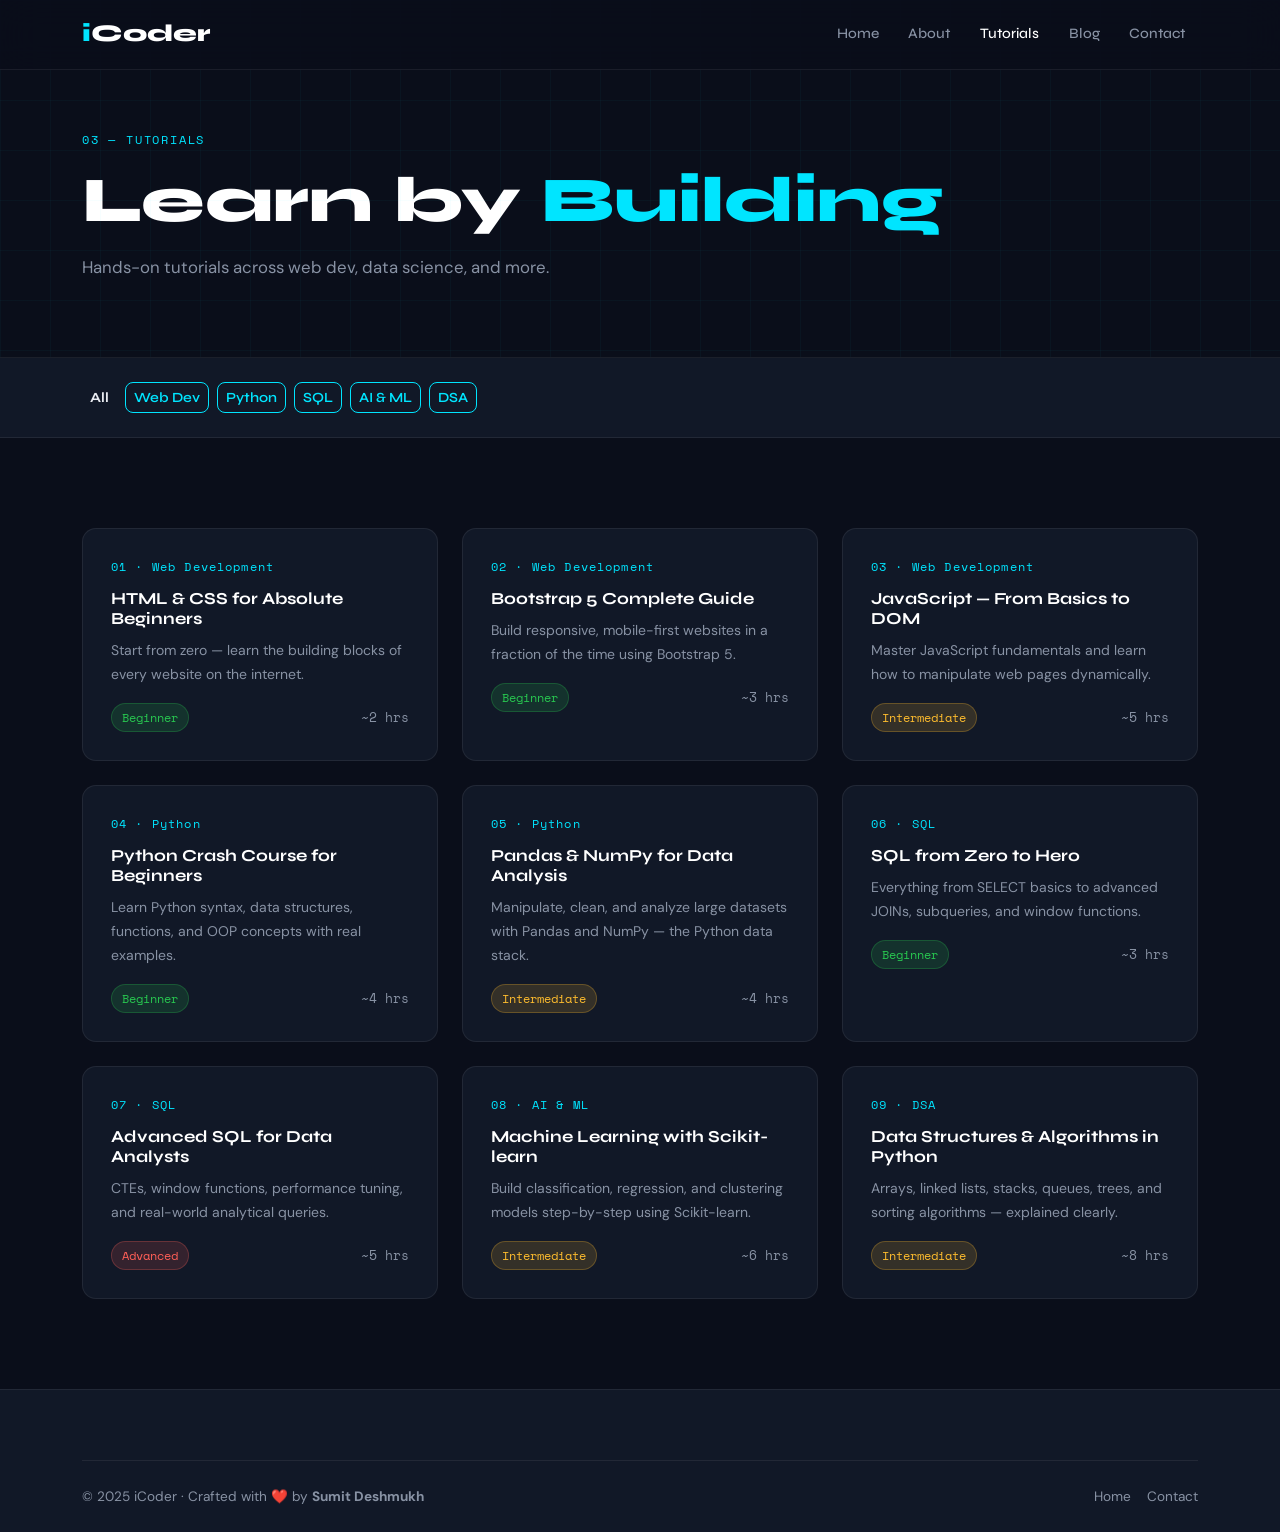
<file: tutorials.html>
<!doctype html>
<html lang="en">
<head>
  <meta charset="utf-8">
  <meta name="viewport" content="width=device-width, initial-scale=1">
  <title>Tutorials — iCoder</title>
  <link href="https://cdn.jsdelivr.net/npm/bootstrap@5.3.3/dist/css/bootstrap.min.css" rel="stylesheet">
  <link href="https://fonts.googleapis.com/css2?family=Space+Mono:wght@400;700&family=Syne:wght@400;600;700;800&family=DM+Sans:wght@300;400;500&display=swap" rel="stylesheet">
  <link rel="stylesheet" href="https://cdnjs.cloudflare.com/ajax/libs/font-awesome/6.5.0/css/all.min.css">
  <link rel="stylesheet" href="style.css">
</head>
<body>

  <nav class="navbar navbar-expand-lg icoder-nav fixed-top" id="mainNav">
    <div class="container">
      <a class="navbar-brand" href="index.html"><span class="brand-i">i</span>Coder</a>
      <button class="navbar-toggler" type="button" data-bs-toggle="collapse" data-bs-target="#navbarNav">
        <span class="navbar-toggler-icon"></span>
      </button>
      <div class="collapse navbar-collapse" id="navbarNav">
        <ul class="navbar-nav ms-auto align-items-lg-center gap-lg-1">
          <li class="nav-item"><a class="nav-link" href="index.html">Home</a></li>
          <li class="nav-item"><a class="nav-link" href="about.html">About</a></li>
          <li class="nav-item"><a class="nav-link active" href="tutorials.html">Tutorials</a></li>
          <li class="nav-item"><a class="nav-link" href="blog.html">Blog</a></li>
          <li class="nav-item"><a class="nav-link" href="contact.html">Contact</a></li>
        </ul>
      </div>
    </div>
  </nav>

  <div class="page-banner">
    <div class="container">
      <span class="section-label mb-3 d-block">03 — Tutorials</span>
      <h1 class="page-banner-title">Learn by <span class="text-accent">Building</span></h1>
      <p style="color:var(--text-muted);margin-top:16px;font-size:1.05rem;">Hands-on tutorials across web dev, data science, and more.</p>
    </div>
  </div>

  <!-- Filter -->
  <section class="py-4" style="border-bottom:1px solid var(--border);background:var(--bg-card);">
    <div class="container">
      <div class="d-flex gap-2 flex-wrap">
        <button class="btn btn-accent btn-sm filter-btn active" data-filter="all">All</button>
        <button class="btn btn-outline-accent btn-sm filter-btn" data-filter="webdev">Web Dev</button>
        <button class="btn btn-outline-accent btn-sm filter-btn" data-filter="python">Python</button>
        <button class="btn btn-outline-accent btn-sm filter-btn" data-filter="sql">SQL</button>
        <button class="btn btn-outline-accent btn-sm filter-btn" data-filter="ml">AI & ML</button>
        <button class="btn btn-outline-accent btn-sm filter-btn" data-filter="dsa">DSA</button>
      </div>
    </div>
  </section>

  <section class="section-pad">
    <div class="container">
      <div class="row g-4" id="tutorialGrid">

        <div class="col-md-6 col-lg-4 tutorial-item" data-cat="webdev">
          <div class="tutorial-card h-100">
            <span class="tutorial-num">01 · Web Development</span>
            <h5>HTML & CSS for Absolute Beginners</h5>
            <p>Start from zero — learn the building blocks of every website on the internet.</p>
            <div class="d-flex align-items-center justify-content-between">
              <span class="difficulty-badge badge-beginner">Beginner</span>
              <span style="color:var(--text-muted);font-size:0.8rem;font-family:var(--font-mono);">~2 hrs</span>
            </div>
          </div>
        </div>

        <div class="col-md-6 col-lg-4 tutorial-item" data-cat="webdev">
          <div class="tutorial-card h-100">
            <span class="tutorial-num">02 · Web Development</span>
            <h5>Bootstrap 5 Complete Guide</h5>
            <p>Build responsive, mobile-first websites in a fraction of the time using Bootstrap 5.</p>
            <div class="d-flex align-items-center justify-content-between">
              <span class="difficulty-badge badge-beginner">Beginner</span>
              <span style="color:var(--text-muted);font-size:0.8rem;font-family:var(--font-mono);">~3 hrs</span>
            </div>
          </div>
        </div>

        <div class="col-md-6 col-lg-4 tutorial-item" data-cat="webdev">
          <div class="tutorial-card h-100">
            <span class="tutorial-num">03 · Web Development</span>
            <h5>JavaScript — From Basics to DOM</h5>
            <p>Master JavaScript fundamentals and learn how to manipulate web pages dynamically.</p>
            <div class="d-flex align-items-center justify-content-between">
              <span class="difficulty-badge badge-intermediate">Intermediate</span>
              <span style="color:var(--text-muted);font-size:0.8rem;font-family:var(--font-mono);">~5 hrs</span>
            </div>
          </div>
        </div>

        <div class="col-md-6 col-lg-4 tutorial-item" data-cat="python">
          <div class="tutorial-card h-100">
            <span class="tutorial-num">04 · Python</span>
            <h5>Python Crash Course for Beginners</h5>
            <p>Learn Python syntax, data structures, functions, and OOP concepts with real examples.</p>
            <div class="d-flex align-items-center justify-content-between">
              <span class="difficulty-badge badge-beginner">Beginner</span>
              <span style="color:var(--text-muted);font-size:0.8rem;font-family:var(--font-mono);">~4 hrs</span>
            </div>
          </div>
        </div>

        <div class="col-md-6 col-lg-4 tutorial-item" data-cat="python">
          <div class="tutorial-card h-100">
            <span class="tutorial-num">05 · Python</span>
            <h5>Pandas & NumPy for Data Analysis</h5>
            <p>Manipulate, clean, and analyze large datasets with Pandas and NumPy — the Python data stack.</p>
            <div class="d-flex align-items-center justify-content-between">
              <span class="difficulty-badge badge-intermediate">Intermediate</span>
              <span style="color:var(--text-muted);font-size:0.8rem;font-family:var(--font-mono);">~4 hrs</span>
            </div>
          </div>
        </div>

        <div class="col-md-6 col-lg-4 tutorial-item" data-cat="sql">
          <div class="tutorial-card h-100">
            <span class="tutorial-num">06 · SQL</span>
            <h5>SQL from Zero to Hero</h5>
            <p>Everything from SELECT basics to advanced JOINs, subqueries, and window functions.</p>
            <div class="d-flex align-items-center justify-content-between">
              <span class="difficulty-badge badge-beginner">Beginner</span>
              <span style="color:var(--text-muted);font-size:0.8rem;font-family:var(--font-mono);">~3 hrs</span>
            </div>
          </div>
        </div>

        <div class="col-md-6 col-lg-4 tutorial-item" data-cat="sql">
          <div class="tutorial-card h-100">
            <span class="tutorial-num">07 · SQL</span>
            <h5>Advanced SQL for Data Analysts</h5>
            <p>CTEs, window functions, performance tuning, and real-world analytical queries.</p>
            <div class="d-flex align-items-center justify-content-between">
              <span class="difficulty-badge badge-advanced">Advanced</span>
              <span style="color:var(--text-muted);font-size:0.8rem;font-family:var(--font-mono);">~5 hrs</span>
            </div>
          </div>
        </div>

        <div class="col-md-6 col-lg-4 tutorial-item" data-cat="ml">
          <div class="tutorial-card h-100">
            <span class="tutorial-num">08 · AI & ML</span>
            <h5>Machine Learning with Scikit-learn</h5>
            <p>Build classification, regression, and clustering models step-by-step using Scikit-learn.</p>
            <div class="d-flex align-items-center justify-content-between">
              <span class="difficulty-badge badge-intermediate">Intermediate</span>
              <span style="color:var(--text-muted);font-size:0.8rem;font-family:var(--font-mono);">~6 hrs</span>
            </div>
          </div>
        </div>

        <div class="col-md-6 col-lg-4 tutorial-item" data-cat="dsa">
          <div class="tutorial-card h-100">
            <span class="tutorial-num">09 · DSA</span>
            <h5>Data Structures & Algorithms in Python</h5>
            <p>Arrays, linked lists, stacks, queues, trees, and sorting algorithms — explained clearly.</p>
            <div class="d-flex align-items-center justify-content-between">
              <span class="difficulty-badge badge-intermediate">Intermediate</span>
              <span style="color:var(--text-muted);font-size:0.8rem;font-family:var(--font-mono);">~8 hrs</span>
            </div>
          </div>
        </div>

      </div>
    </div>
  </section>

  <footer class="icoder-footer">
    <div class="container">
      <div class="footer-bottom">
        <p>© 2025 iCoder · Crafted with ❤️ by <strong>Sumit Deshmukh</strong></p>
        <div class="d-flex gap-3">
          <a href="index.html">Home</a>
          <a href="contact.html">Contact</a>
        </div>
      </div>
    </div>
  </footer>

  <script src="https://cdn.jsdelivr.net/npm/bootstrap@5.3.3/dist/js/bootstrap.bundle.min.js"></script>
  <script src="script.js"></script>
  <script>
    // Filter
    const filterBtns = document.querySelectorAll('.filter-btn');
    const items = document.querySelectorAll('.tutorial-item');
    filterBtns.forEach(btn => {
      btn.addEventListener('click', () => {
        filterBtns.forEach(b => { b.classList.remove('active','btn-accent'); b.classList.add('btn-outline-accent'); });
        btn.classList.add('active','btn-accent'); btn.classList.remove('btn-outline-accent');
        const filter = btn.dataset.filter;
        items.forEach(item => {
          item.style.display = (filter === 'all' || item.dataset.cat === filter) ? '' : 'none';
        });
      });
    });
  </script>
</body>
</html>
</file>
<file: style.css>
/* ============================================================
   iCoder — Style Sheet
   Author: Sumit Deshmukh
   ============================================================ */

:root {
  --accent: #00e5ff;
  --accent-dim: rgba(0, 229, 255, 0.12);
  --bg-dark: #0a0e1a;
  --bg-card: #111827;
  --bg-card2: #161d2e;
  --text-main: #e8eaf0;
  --text-muted: #8892a4;
  --border: rgba(255,255,255,0.07);
  --nav-h: 70px;
  --radius: 14px;
  --font-display: 'Syne', sans-serif;
  --font-mono: 'Space Mono', monospace;
  --font-body: 'DM Sans', sans-serif;
}

*, *::before, *::after { box-sizing: border-box; margin: 0; padding: 0; }

html { scroll-behavior: smooth; }

body {
  background: var(--bg-dark);
  color: var(--text-main);
  font-family: var(--font-body);
  line-height: 1.7;
  overflow-x: hidden;
}

/* ── Utility ── */
.text-accent { color: var(--accent) !important; }
.section-pad { padding: 90px 0; }
.section-label {
  font-family: var(--font-mono);
  font-size: 0.75rem;
  letter-spacing: 0.15em;
  text-transform: uppercase;
  color: var(--accent);
}
.section-title {
  font-family: var(--font-display);
  font-size: clamp(1.8rem, 3vw, 2.6rem);
  font-weight: 800;
  color: #fff;
  line-height: 1.2;
}

/* ── Buttons ── */
.btn-accent {
  background: var(--accent);
  color: #000;
  font-weight: 700;
  border: none;
  border-radius: 8px;
  transition: 0.25s;
  font-family: var(--font-display);
}
.btn-accent:hover { background: #33ecff; color: #000; transform: translateY(-2px); box-shadow: 0 8px 24px rgba(0,229,255,0.3); }

.btn-outline-accent {
  border: 1.5px solid var(--accent);
  color: var(--accent);
  background: transparent;
  font-weight: 600;
  border-radius: 8px;
  transition: 0.25s;
  font-family: var(--font-display);
}
.btn-outline-accent:hover { background: var(--accent-dim); color: var(--accent); transform: translateY(-2px); }

/* ── Navbar ── */
.icoder-nav {
  background: rgba(10, 14, 26, 0.85);
  backdrop-filter: blur(20px);
  -webkit-backdrop-filter: blur(20px);
  border-bottom: 1px solid var(--border);
  height: var(--nav-h);
  transition: background 0.3s;
  z-index: 1000;
}
.icoder-nav.scrolled { background: rgba(10,14,26,0.98); }
.navbar-brand, .footer-brand {
  font-family: var(--font-display);
  font-size: 1.5rem;
  font-weight: 800;
  color: #fff !important;
  text-decoration: none;
}
.brand-i { color: var(--accent); }
.nav-link {
  font-family: var(--font-display);
  font-weight: 500;
  color: var(--text-muted) !important;
  font-size: 0.9rem;
  transition: color 0.2s;
  padding: 0.5rem 0.8rem !important;
}
.nav-link:hover, .nav-link.active { color: #fff !important; }
.navbar-toggler { border-color: var(--border); }
.navbar-toggler-icon { filter: invert(1); }

/* ── Hero ── */
.hero-section {
  min-height: 100vh;
  padding-top: var(--nav-h);
  display: flex;
  align-items: center;
  position: relative;
  overflow: hidden;
}
.hero-grid-bg {
  position: absolute;
  inset: 0;
  background-image:
    linear-gradient(rgba(0,229,255,0.04) 1px, transparent 1px),
    linear-gradient(90deg, rgba(0,229,255,0.04) 1px, transparent 1px);
  background-size: 50px 50px;
  mask-image: radial-gradient(ellipse 80% 80% at 50% 50%, black, transparent);
  z-index: 0;
}
.hero-section .container { position: relative; z-index: 1; }
.hero-tag { display: inline-block; }
.tag-badge {
  background: var(--accent-dim);
  color: var(--accent);
  border: 1px solid rgba(0,229,255,0.2);
  font-family: var(--font-mono);
  font-size: 0.75rem;
  padding: 6px 16px;
  border-radius: 100px;
  letter-spacing: 0.05em;
}
.hero-title {
  font-family: var(--font-display);
  font-size: clamp(3.5rem, 8vw, 6.5rem);
  font-weight: 800;
  line-height: 1;
  color: #fff;
}
.hero-sub {
  font-size: 1.15rem;
  color: var(--text-muted);
  max-width: 500px;
  line-height: 1.8;
}
.hero-stats { gap: 32px; }
.stat-item { display: flex; flex-direction: column; }
.stat-num {
  font-family: var(--font-display);
  font-size: 2rem;
  font-weight: 800;
  color: var(--accent);
  line-height: 1;
}
.stat-label { font-size: 0.8rem; color: var(--text-muted); margin-top: 4px; }
.hero-scroll-hint {
  position: absolute;
  bottom: 2rem;
  left: 50%;
  transform: translateX(-50%);
  display: flex;
  flex-direction: column;
  align-items: center;
  gap: 8px;
  font-family: var(--font-mono);
  font-size: 0.65rem;
  letter-spacing: 0.2em;
  color: var(--text-muted);
  text-transform: uppercase;
}
.scroll-line {
  width: 1px;
  height: 40px;
  background: linear-gradient(to bottom, var(--accent), transparent);
  animation: scrollPulse 1.5s ease-in-out infinite;
}
@keyframes scrollPulse { 0%,100% { opacity:0.3; } 50% { opacity:1; } }

/* ── Code Card ── */
.hero-code-card {
  background: #0d1117;
  border: 1px solid var(--border);
  border-radius: var(--radius);
  overflow: hidden;
  width: 100%;
  max-width: 420px;
  box-shadow: 0 30px 80px rgba(0,0,0,0.5), 0 0 0 1px rgba(0,229,255,0.1);
  animation: floatCard 4s ease-in-out infinite;
}
@keyframes floatCard {
  0%,100% { transform: translateY(0); }
  50% { transform: translateY(-12px); }
}
.code-header {
  background: #161b22;
  padding: 12px 16px;
  display: flex;
  align-items: center;
  gap: 6px;
  border-bottom: 1px solid var(--border);
}
.dot { width: 12px; height: 12px; border-radius: 50%; }
.dot.red { background: #ff5f57; }
.dot.yellow { background: #ffbd2e; }
.dot.green { background: #28c840; }
.code-filename { font-family: var(--font-mono); font-size: 0.75rem; color: var(--text-muted); }
.code-body {
  padding: 20px;
  margin: 0;
  font-family: var(--font-mono);
  font-size: 0.82rem;
  line-height: 1.8;
  background: transparent;
  color: var(--text-main);
}
.c-purple { color: #c792ea; }
.c-blue { color: #82aaff; }
.c-green { color: #c3e88d; }
.c-orange { color: #f78c6c; }
.c-yellow { color: #ffcb6b; }

/* ── Topics Strip ── */
.topics-strip { border-top: 1px solid var(--border); border-bottom: 1px solid var(--border); background: var(--bg-card); }
.topic-chip {
  background: var(--bg-dark);
  border: 1px solid var(--border);
  color: var(--text-muted);
  padding: 8px 18px;
  border-radius: 100px;
  font-size: 0.85rem;
  font-family: var(--font-display);
  font-weight: 500;
  cursor: pointer;
  transition: 0.2s;
  display: inline-flex;
  align-items: center;
  gap: 8px;
}
.topic-chip:hover { border-color: var(--accent); color: var(--accent); background: var(--accent-dim); }

/* ── Post Cards ── */
.post-card {
  background: var(--bg-card);
  border: 1px solid var(--border);
  border-radius: var(--radius);
  overflow: hidden;
  transition: transform 0.25s, box-shadow 0.25s, border-color 0.25s;
}
.post-card:hover { transform: translateY(-5px); box-shadow: 0 20px 50px rgba(0,0,0,0.4); border-color: rgba(0,229,255,0.2); }
.post-img { width: 100%; height: 220px; object-fit: cover; }
.post-body { padding: 24px; }
.post-tag {
  background: var(--accent-dim);
  color: var(--accent);
  font-size: 0.72rem;
  font-family: var(--font-mono);
  padding: 4px 12px;
  border-radius: 100px;
  text-transform: uppercase;
  letter-spacing: 0.08em;
  display: inline-block;
  margin-bottom: 12px;
}
.post-title { font-family: var(--font-display); font-size: 1.25rem; font-weight: 700; color: #fff; margin-bottom: 10px; line-height: 1.3; }
.post-excerpt { color: var(--text-muted); font-size: 0.9rem; margin-bottom: 20px; }
.post-meta { display: flex; align-items: center; gap: 10px; }
.author-avatar { width: 32px; height: 32px; border-radius: 50%; object-fit: cover; border: 2px solid var(--accent); }
.author-name { font-size: 0.85rem; font-weight: 500; color: var(--text-main); }
.post-date { font-size: 0.8rem; color: var(--text-muted); font-family: var(--font-mono); }

/* Small post card */
.small-post { display: flex; flex-direction: row; align-items: center; }
.post-img-sm { width: 100px; height: 80px; object-fit: cover; flex-shrink: 0; }
.post-body-sm { padding: 16px; flex: 1; }
.post-title-sm { font-family: var(--font-display); font-size: 0.95rem; font-weight: 600; color: #fff; line-height: 1.3; margin-bottom: 0; }

/* ── Feature Cards ── */
.why-section { background: var(--bg-card); }
.feature-card {
  background: var(--bg-dark);
  border: 1px solid var(--border);
  border-radius: var(--radius);
  padding: 32px;
  transition: 0.25s;
  height: 100%;
}
.feature-card:hover { border-color: rgba(0,229,255,0.3); transform: translateY(-4px); box-shadow: 0 15px 40px rgba(0,0,0,0.3); }
.feature-icon {
  width: 52px; height: 52px;
  background: var(--accent-dim);
  border: 1px solid rgba(0,229,255,0.2);
  border-radius: 12px;
  display: flex; align-items: center; justify-content: center;
  color: var(--accent);
  font-size: 1.3rem;
  margin-bottom: 20px;
}
.feature-card h5 { font-family: var(--font-display); font-weight: 700; color: #fff; margin-bottom: 10px; }
.feature-card p { color: var(--text-muted); font-size: 0.9rem; margin: 0; }

/* ── Newsletter ── */
.newsletter-box {
  background: var(--bg-card);
  border: 1px solid var(--border);
  border-radius: 20px;
  padding: 50px;
}
.newsletter-title { font-family: var(--font-display); font-size: 1.8rem; font-weight: 800; color: #fff; }

/* ── Input ── */
.icoder-input {
  background: var(--bg-dark);
  border: 1px solid var(--border);
  color: var(--text-main);
  border-radius: 8px;
}
.icoder-input:focus { background: var(--bg-dark); border-color: var(--accent); color: var(--text-main); box-shadow: 0 0 0 3px rgba(0,229,255,0.1); }
.icoder-input::placeholder { color: var(--text-muted); }

/* ── Modal ── */
.icoder-modal {
  background: var(--bg-card);
  border: 1px solid var(--border);
  border-radius: 16px;
  color: var(--text-main);
}
.icoder-modal .modal-header { padding: 24px 24px 0; }
.icoder-modal .modal-title { font-family: var(--font-display); font-weight: 700; font-size: 1.3rem; color: #fff; }

/* ── Footer ── */
.icoder-footer {
  background: var(--bg-card);
  border-top: 1px solid var(--border);
  padding: 70px 0 0;
}
.footer-desc { color: var(--text-muted); font-size: 0.9rem; max-width: 300px; }
.footer-heading { font-family: var(--font-display); font-weight: 700; color: #fff; font-size: 0.85rem; letter-spacing: 0.05em; text-transform: uppercase; margin-bottom: 16px; }
.footer-links { list-style: none; padding: 0; margin: 0; }
.footer-links li { margin-bottom: 10px; }
.footer-links a { color: var(--text-muted); text-decoration: none; font-size: 0.9rem; transition: color 0.2s; }
.footer-links a:hover { color: var(--accent); }
.social-links { display: flex; gap: 12px; }
.social-icon { width: 38px; height: 38px; background: var(--bg-dark); border: 1px solid var(--border); border-radius: 8px; display: flex; align-items: center; justify-content: center; color: var(--text-muted); text-decoration: none; transition: 0.2s; font-size: 0.9rem; }
.social-icon:hover { border-color: var(--accent); color: var(--accent); background: var(--accent-dim); }
.dev-card { display: flex; align-items: center; gap: 14px; background: var(--bg-dark); border: 1px solid var(--border); border-radius: 12px; padding: 16px; }
.dev-avatar-wrap { flex-shrink: 0; }
.dev-avatar { width: 52px; height: 52px; border-radius: 50%; object-fit: cover; border: 2px solid var(--accent); }
.footer-bottom { border-top: 1px solid var(--border); padding: 24px 0; display: flex; justify-content: space-between; align-items: center; flex-wrap: wrap; gap: 12px; }
.footer-bottom p { margin: 0; color: var(--text-muted); font-size: 0.85rem; }
.footer-bottom a { color: var(--text-muted); text-decoration: none; font-size: 0.85rem; transition: color 0.2s; }
.footer-bottom a:hover { color: var(--accent); }

/* ── Page Banner ── */
.page-banner {
  padding: 130px 0 60px;
  background: var(--bg-dark);
  border-bottom: 1px solid var(--border);
  position: relative;
  overflow: hidden;
}
.page-banner::before {
  content: '';
  position: absolute;
  inset: 0;
  background-image: linear-gradient(rgba(0,229,255,0.03) 1px, transparent 1px), linear-gradient(90deg, rgba(0,229,255,0.03) 1px, transparent 1px);
  background-size: 50px 50px;
}
.page-banner-title { font-family: var(--font-display); font-size: clamp(2.5rem, 5vw, 4rem); font-weight: 800; color: #fff; line-height: 1.1; }

/* ── About Page ── */
.about-img-grid { display: grid; grid-template-columns: 1fr 1fr; gap: 12px; }
.about-img-grid img { border-radius: 12px; width: 100%; object-fit: cover; }
.about-img-grid img:first-child { grid-column: 1 / -1; height: 260px; }
.about-img-grid img:not(:first-child) { height: 160px; }

.skill-bar-wrap { margin-bottom: 20px; }
.skill-label { display: flex; justify-content: space-between; font-size: 0.85rem; margin-bottom: 6px; color: var(--text-main); font-family: var(--font-display); font-weight: 600; }
.skill-bar { height: 6px; background: var(--bg-card2); border-radius: 100px; overflow: hidden; }
.skill-bar-fill { height: 100%; background: linear-gradient(90deg, var(--accent), #0099ff); border-radius: 100px; transition: width 1.5s cubic-bezier(0.4,0,0.2,1); }

/* ── Tutorials Page ── */
.tutorial-card {
  background: var(--bg-card);
  border: 1px solid var(--border);
  border-radius: var(--radius);
  padding: 28px;
  transition: 0.25s;
  height: 100%;
  position: relative;
  overflow: hidden;
}
.tutorial-card::before {
  content: '';
  position: absolute;
  top: 0; left: 0; right: 0;
  height: 3px;
  background: linear-gradient(90deg, var(--accent), #0099ff);
  transform: scaleX(0);
  transition: transform 0.3s;
  transform-origin: left;
}
.tutorial-card:hover::before { transform: scaleX(1); }
.tutorial-card:hover { border-color: rgba(0,229,255,0.2); transform: translateY(-4px); box-shadow: 0 20px 50px rgba(0,0,0,0.4); }
.tutorial-num { font-family: var(--font-mono); font-size: 0.72rem; color: var(--accent); letter-spacing: 0.1em; margin-bottom: 12px; display: block; }
.tutorial-card h5 { font-family: var(--font-display); font-weight: 700; font-size: 1.05rem; color: #fff; margin-bottom: 10px; }
.tutorial-card p { color: var(--text-muted); font-size: 0.875rem; margin-bottom: 16px; }
.difficulty-badge { font-size: 0.72rem; padding: 4px 10px; border-radius: 100px; font-family: var(--font-mono); }
.badge-beginner { background: rgba(40,200,80,0.15); color: #28c850; border: 1px solid rgba(40,200,80,0.25); }
.badge-intermediate { background: rgba(255,189,46,0.15); color: #ffbd2e; border: 1px solid rgba(255,189,46,0.25); }
.badge-advanced { background: rgba(255,95,87,0.15); color: #ff5f57; border: 1px solid rgba(255,95,87,0.25); }

/* ── Contact Page ── */
.contact-info-item { display: flex; align-items: flex-start; gap: 16px; margin-bottom: 24px; }
.contact-icon { width: 44px; height: 44px; background: var(--accent-dim); border: 1px solid rgba(0,229,255,0.2); border-radius: 10px; display: flex; align-items: center; justify-content: center; color: var(--accent); flex-shrink: 0; }
.contact-info-item strong { display: block; color: #fff; font-family: var(--font-display); font-size: 0.95rem; margin-bottom: 2px; }
.contact-info-item span { color: var(--text-muted); font-size: 0.875rem; }
.contact-form-card { background: var(--bg-card); border: 1px solid var(--border); border-radius: var(--radius); padding: 40px; }

/* ── Blog Page ── */
.blog-card {
  background: var(--bg-card);
  border: 1px solid var(--border);
  border-radius: var(--radius);
  overflow: hidden;
  transition: 0.25s;
}
.blog-card:hover { transform: translateY(-5px); border-color: rgba(0,229,255,0.2); box-shadow: 0 20px 50px rgba(0,0,0,0.4); }
.blog-card img { width: 100%; height: 200px; object-fit: cover; transition: transform 0.4s; }
.blog-card:hover img { transform: scale(1.05); }
.blog-card-body { padding: 24px; }
.blog-card-body h5 { font-family: var(--font-display); font-weight: 700; color: #fff; margin: 10px 0 8px; font-size: 1.1rem; }
.blog-card-body p { color: var(--text-muted); font-size: 0.875rem; margin-bottom: 16px; }
.read-more { color: var(--accent); font-size: 0.875rem; font-weight: 600; text-decoration: none; font-family: var(--font-display); }
.read-more:hover { color: #33ecff; }

/* ── Responsive ── */
@media (max-width: 768px) {
  .hero-section { min-height: auto; padding: 120px 0 60px; }
  .hero-title { font-size: 3rem; }
  .newsletter-box { padding: 30px 20px; }
  .post-img { height: 180px; }
  .page-banner { padding: 110px 0 40px; }
}
</file>
